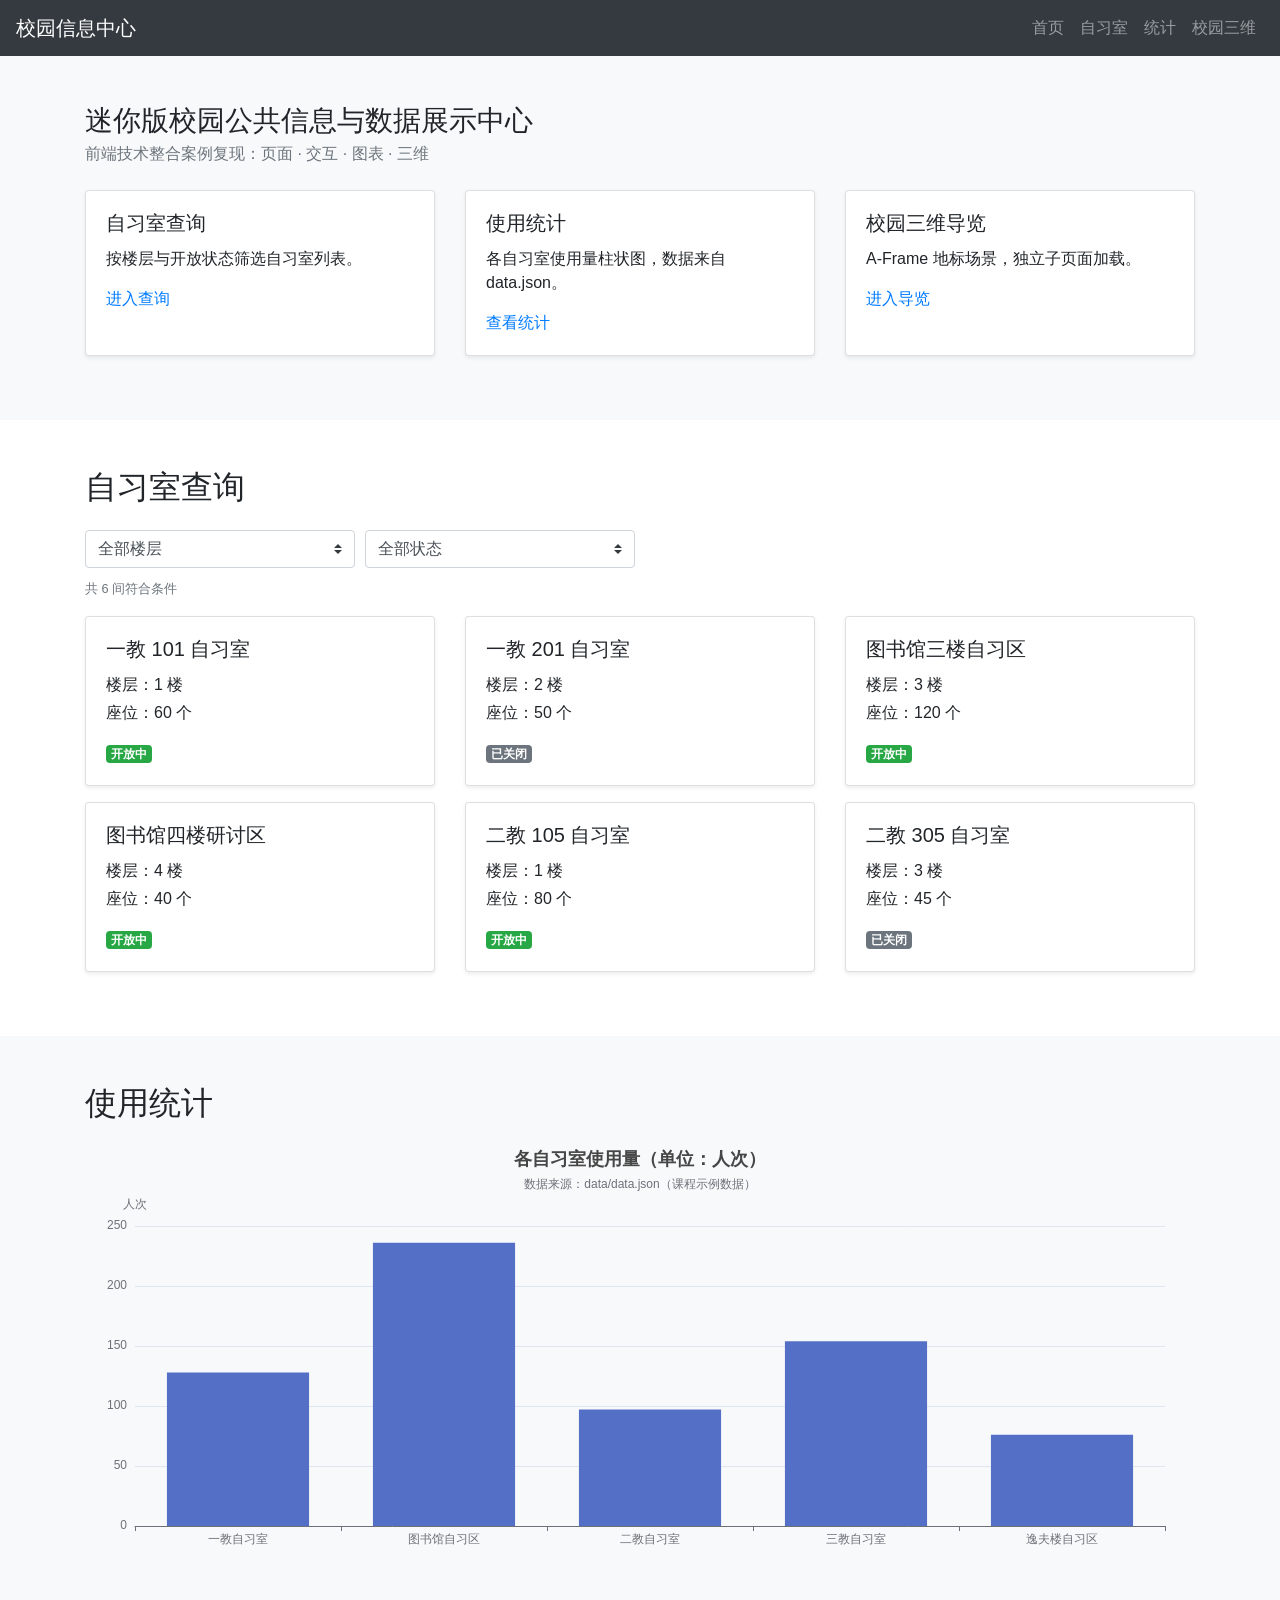
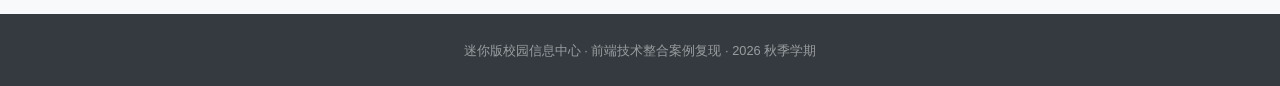
<file: 案例复现/index.html>
<!DOCTYPE html>
<html lang="zh-CN">
<head>
  <meta charset="UTF-8">
  <meta name="viewport" content="width=device-width, initial-scale=1.0">
  <title>迷你版校园信息中心</title>
  <link rel="stylesheet" href="https://cdn.bootcdn.net/ajax/libs/twitter-bootstrap/4.6.2/css/bootstrap.min.css">
  <link rel="stylesheet" href="css/style.css">
</head>
<body data-spy="scroll" data-target="#mainNav" data-offset="100">
  <nav id="mainNav" class="navbar navbar-expand-md navbar-dark bg-dark sticky-top">
    <a class="navbar-brand" href="#home">校园信息中心</a>
    <button class="navbar-toggler" type="button" data-toggle="collapse" data-target="#navMenu"
            aria-controls="navMenu" aria-expanded="false" aria-label="切换导航">
      <span class="navbar-toggler-icon"></span>
    </button>
    <div id="navMenu" class="collapse navbar-collapse">
      <ul class="navbar-nav ml-auto">
        <li class="nav-item"><a class="nav-link" href="#home">首页</a></li>
        <li class="nav-item"><a class="nav-link" href="#rooms">自习室</a></li>
        <li class="nav-item"><a class="nav-link" href="#stats">统计</a></li>
        <li class="nav-item"><a class="nav-link" href="three-d/scene.html">校园三维</a></li>
      </ul>
    </div>
  </nav>
  <main>
    <header id="home" class="py-5 bg-light">
      <div class="container">
        <h1 class="h3 mb-1">迷你版校园公共信息与数据展示中心</h1>
        <p class="text-muted mb-4">前端技术整合案例复现：页面 · 交互 · 图表 · 三维</p>
        <div class="row">
          <div class="col-12 col-md-4 mb-3">
            <div class="card h-100 shadow-sm">
              <div class="card-body">
                <h5 class="card-title">自习室查询</h5>
                <p class="card-text">按楼层与开放状态筛选自习室列表。</p>
                <a href="#rooms" class="card-link">进入查询</a>
              </div>
            </div>
          </div>
          <div class="col-12 col-md-4 mb-3">
            <div class="card h-100 shadow-sm">
              <div class="card-body">
                <h5 class="card-title">使用统计</h5>
                <p class="card-text">各自习室使用量柱状图，数据来自 data.json。</p>
                <a href="#stats" class="card-link">查看统计</a>
              </div>
            </div>
          </div>
          <div class="col-12 col-md-4 mb-3">
            <div class="card h-100 shadow-sm">
              <div class="card-body">
                <h5 class="card-title">校园三维导览</h5>
                <p class="card-text">A-Frame 地标场景，独立子页面加载。</p>
                <a href="three-d/scene.html" class="card-link">进入导览</a>
              </div>
            </div>
          </div>
        </div>
      </div>
    </header>
    <section id="rooms" class="py-5">
      <div class="container">
        <h2 class="mb-4">自习室查询</h2>
        <div class="form-row align-items-center mb-3">
          <div class="col-6 col-md-3 mb-2 mb-md-0">
            <label class="sr-only" for="floorFilter">按楼层筛选</label>
            <select id="floorFilter" class="custom-select">
              <option value="all">全部楼层</option>
              <option value="1">1 楼</option>
              <option value="2">2 楼</option>
              <option value="3">3 楼</option>
              <option value="4">4 楼</option>
            </select>
          </div>
          <div class="col-6 col-md-3">
            <label class="sr-only" for="openFilter">按开放状态筛选</label>
            <select id="openFilter" class="custom-select">
              <option value="all">全部状态</option>
              <option value="open">仅开放</option>
              <option value="closed">仅关闭</option>
            </select>
          </div>
          <div class="col-12 mt-2"><small class="text-muted" id="roomCount"></small></div>
        </div>
        <div id="roomList" class="row"></div>
      </div>
    </section>
    <section id="stats" class="py-5 bg-light">
      <div class="container">
        <h2 class="mb-4">使用统计</h2>
        <div id="statsLoading" class="text-center py-5">
          <div class="spinner-border text-primary" role="status"></div>
          <p class="mt-2 text-muted">统计数据加载中…</p>
        </div>
        <div id="statsError" class="alert alert-danger d-none" role="alert">
          统计数据加载失败：请确认通过本地服务器访问，且 data/data.json 存在。
          <button id="statsRetry" class="btn btn-sm btn-danger ml-2">重试</button>
        </div>
        <div id="statsEmpty" class="alert alert-warning d-none">暂无统计数据</div>
        <div id="statsChart" class="d-none" style="height: 420px;"></div>
      </div>
    </section>
  </main>
  <footer class="py-4 bg-dark text-white-50 text-center">
    <small>迷你版校园信息中心 · 前端技术整合案例复现 · 2026 秋季学期</small>
  </footer>
  <script src="libs/jquery-3.7.1.min.js"></script>
  <script src="libs/bootstrap.bundle.min.js"></script>
  <script src="libs/echarts.min.js"></script>
  <script src="js/app.js"></script>
</body>
</html>
</file>
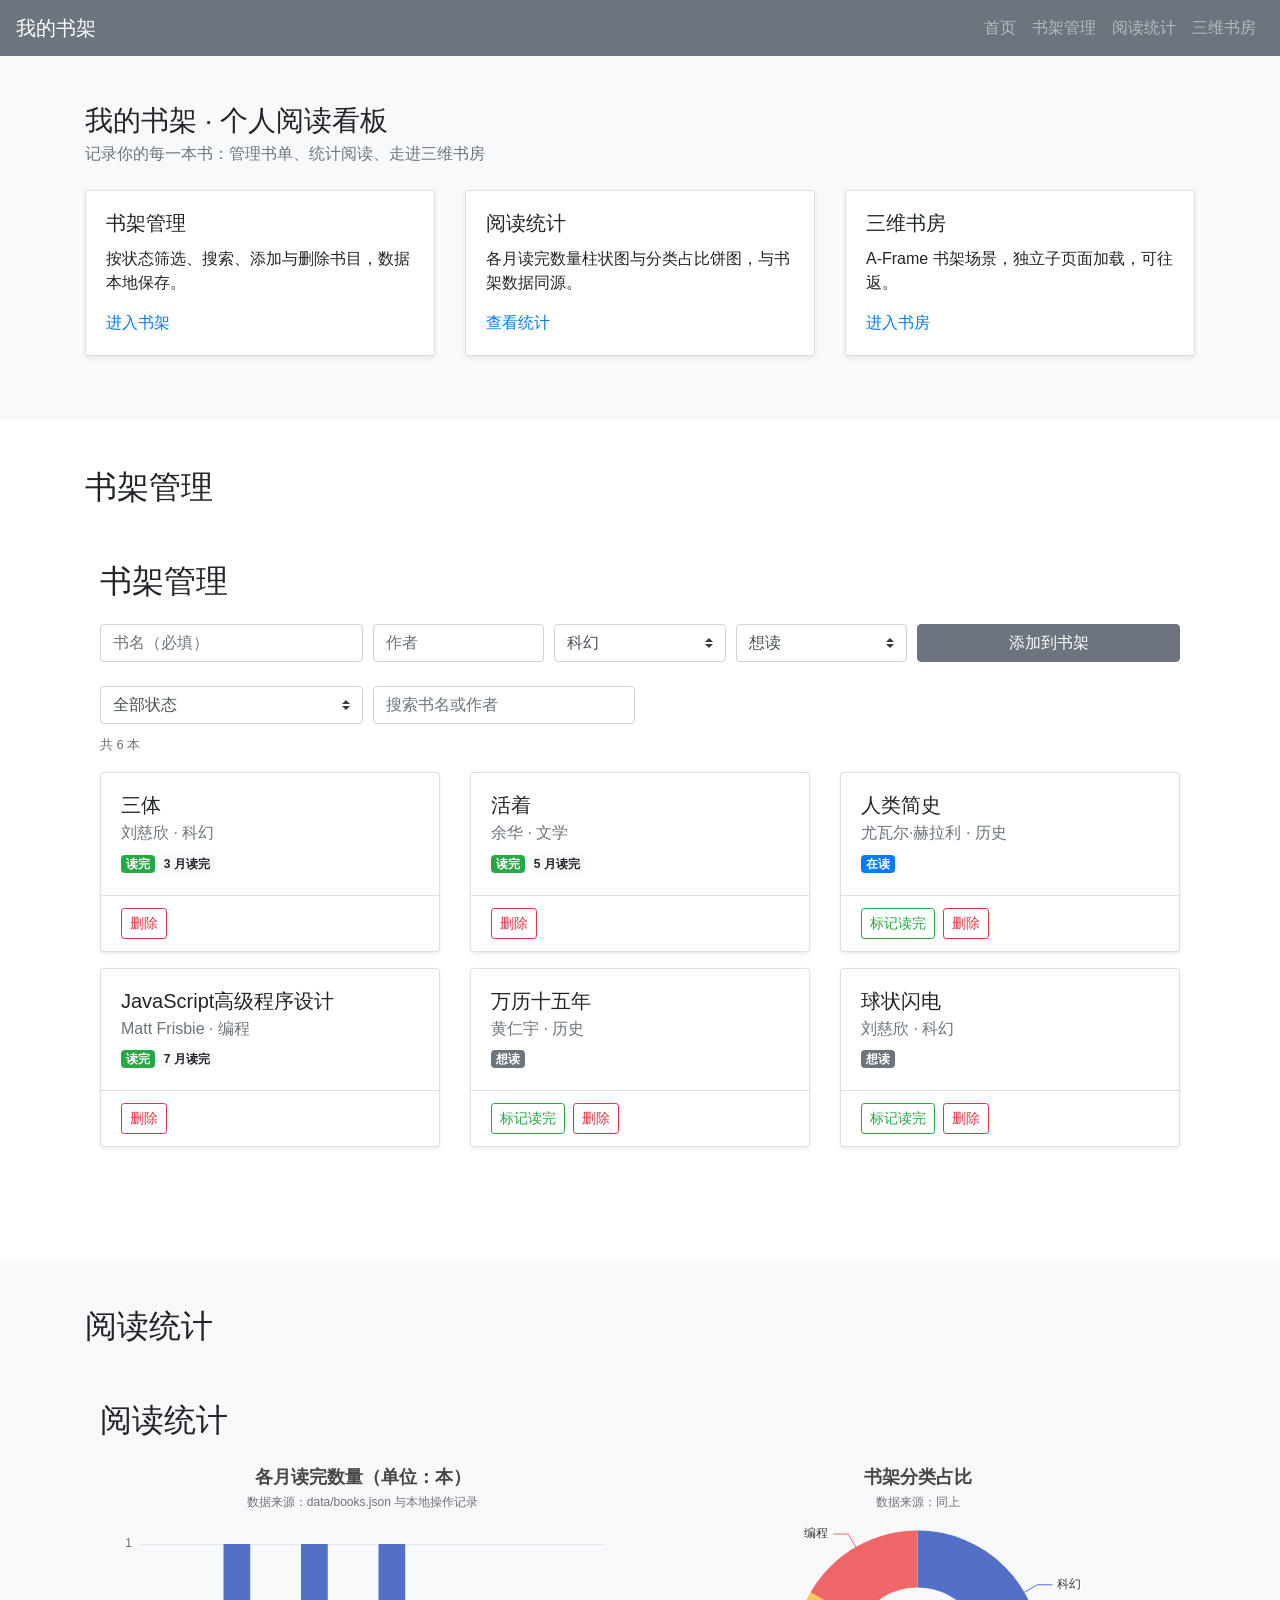
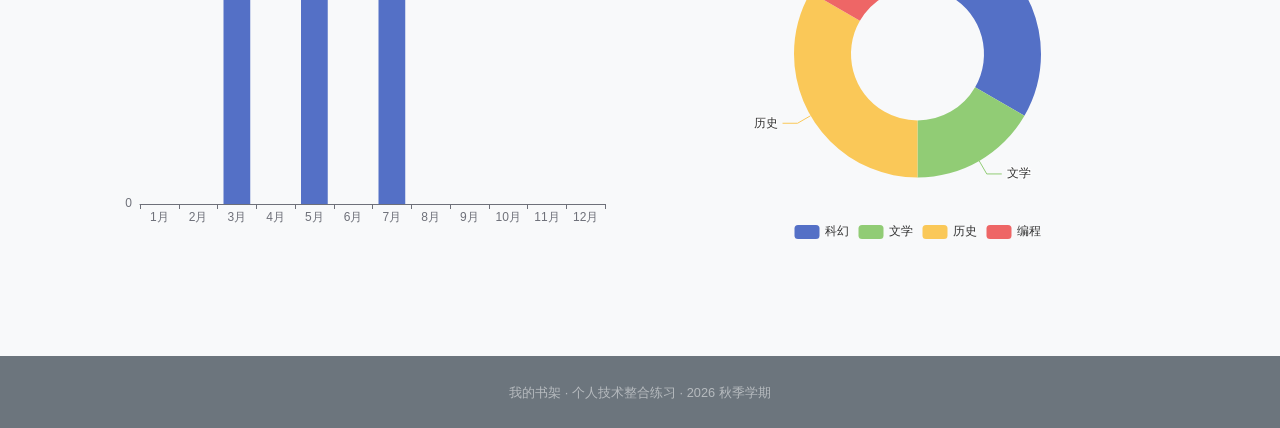
<file: 自主实践/index.html>
<!DOCTYPE html>
<html lang="zh-CN">
<head>
  <meta charset="UTF-8">
  <meta name="viewport" content="width=device-width, initial-scale=1.0">
  <title>我的书架 · 个人阅读看板</title>
  <link rel="stylesheet" href="https://cdn.bootcdn.net/ajax/libs/twitter-bootstrap/4.6.2/css/bootstrap.min.css">
  <link rel="stylesheet" href="css/style.css">
</head>
<body data-spy="scroll" data-target="#mainNav" data-offset="100">
  <nav id="mainNav" class="navbar navbar-expand-md navbar-dark bg-secondary sticky-top">
    <a class="navbar-brand" href="#home">我的书架</a>
    <button class="navbar-toggler" type="button" data-toggle="collapse" data-target="#navMenu"
            aria-controls="navMenu" aria-expanded="false" aria-label="切换导航">
      <span class="navbar-toggler-icon"></span>
    </button>
    <div id="navMenu" class="collapse navbar-collapse">
      <ul class="navbar-nav ml-auto">
        <li class="nav-item"><a class="nav-link" href="#home">首页</a></li>
        <li class="nav-item"><a class="nav-link" href="#shelf">书架管理</a></li>
        <li class="nav-item"><a class="nav-link" href="#stats">阅读统计</a></li>
        <li class="nav-item"><a class="nav-link" href="three-d/study.html">三维书房</a></li>
      </ul>
    </div>
  </nav>
  <main>
    <header id="home" class="py-5 bg-light">
      <div class="container">
        <h1 class="h3 mb-1">我的书架 · 个人阅读看板</h1>
        <p class="text-muted mb-4">记录你的每一本书：管理书单、统计阅读、走进三维书房</p>
        <div class="row">
          <div class="col-12 col-md-4 mb-3">
            <div class="card h-100 shadow-sm">
              <div class="card-body">
                <h5 class="card-title">书架管理</h5>
                <p class="card-text">按状态筛选、搜索、添加与删除书目，数据本地保存。</p>
                <a href="#shelf" class="card-link">进入书架</a>
              </div>
            </div>
          </div>
          <div class="col-12 col-md-4 mb-3">
            <div class="card h-100 shadow-sm">
              <div class="card-body">
                <h5 class="card-title">阅读统计</h5>
                <p class="card-text">各月读完数量柱状图与分类占比饼图，与书架数据同源。</p>
                <a href="#stats" class="card-link">查看统计</a>
              </div>
            </div>
          </div>
          <div class="col-12 col-md-4 mb-3">
            <div class="card h-100 shadow-sm">
              <div class="card-body">
                <h5 class="card-title">三维书房</h5>
                <p class="card-text">A-Frame 书架场景，独立子页面加载，可往返。</p>
                <a href="three-d/study.html" class="card-link">进入书房</a>
              </div>
            </div>
          </div>
        </div>
      </div>
    </header>
    <section id="shelf" class="py-5">
      <div class="container">
        <h2>书架管理</h2>
        <section id="shelf" class="py-5">
          <div class="container">
            <h2 class="mb-4">书架管理</h2>
            <div id="shelfLoading" class="text-center py-5">
              <div class="spinner-border text-secondary" role="status"></div>
              <p class="mt-2 text-muted">书目加载中…</p>
            </div>
            <div id="shelfError" class="alert alert-danger d-none" role="alert">
              书目加载失败：请确认通过本地服务器访问，且 data/books.json 存在。
              <button id="retryBtn" class="btn btn-sm btn-danger ml-2">重试</button>
            </div>
            <div id="shelfBody" class="d-none">
              <form id="addForm" class="form-row align-items-end mb-3">
                <div class="col-12 col-md-3 mb-2">
                  <label class="sr-only" for="bookTitle">书名</label>
                  <input id="bookTitle" class="form-control" placeholder="书名（必填）" maxlength="50">
                </div>
                <div class="col-6 col-md-2 mb-2">
                  <label class="sr-only" for="bookAuthor">作者</label>
                  <input id="bookAuthor" class="form-control" placeholder="作者" maxlength="30">
                </div>
                <div class="col-6 col-md-2 mb-2">
                  <label class="sr-only" for="bookCategory">分类</label>
                  <select id="bookCategory" class="custom-select">
                    <option>科幻</option><option>文学</option><option>历史</option>
                    <option>编程</option><option>其他</option>
                  </select>
                </div>
                <div class="col-6 col-md-2 mb-2">
                  <label class="sr-only" for="bookStatus">状态</label>
                  <select id="bookStatus" class="custom-select">
                    <option value="wish">想读</option>
                    <option value="reading">在读</option>
                    <option value="done">读完</option>
                  </select>
                </div>
                <div class="col-6 col-md-3 mb-2">
                  <button type="submit" class="btn btn-secondary btn-block">添加到书架</button>
                </div>
                <div class="col-12"><small id="formHint" class="text-danger"></small></div>
              </form>
              <div class="form-row align-items-center mb-3">
                <div class="col-6 col-md-3 mb-2 mb-md-0">
                  <label class="sr-only" for="statusFilter">按状态筛选</label>
                  <select id="statusFilter" class="custom-select">
                    <option value="all">全部状态</option>
                    <option value="wish">想读</option>
                    <option value="reading">在读</option>
                    <option value="done">读完</option>
                  </select>
                </div>
                <div class="col-6 col-md-3">
                  <label class="sr-only" for="searchInput">搜索</label>
                  <input id="searchInput" class="form-control" placeholder="搜索书名或作者">
                </div>
                <div class="col-12 mt-2"><small class="text-muted" id="bookCount"></small></div>
              </div>
              <div id="bookList" class="row"></div>
            </div>
          </div>
        </section>
      </div>
    </section>
    <section id="stats" class="py-5 bg-light">
      <div class="container">
        <h2>阅读统计</h2>
        <section id="stats" class="py-5 bg-light">
          <div class="container">
            <h2 class="mb-4">阅读统计</h2>
            <div class="row">
              <div class="col-12 col-lg-6 mb-3">
                <!-- 图表容器必须定高（防止高度为0图表不显示） -->
                <div id="chartMonth" style="height: 380px;"></div>
              </div>
              <div class="col-12 col-lg-6 mb-3">
                <div id="chartCategory" style="height: 380px;"></div>
              </div>
            </div>
          </div>
        </section>
      </div>
    </section>
  </main>
  <footer class="py-4 bg-secondary text-white-50 text-center">
    <small>我的书架 · 个人技术整合练习 · 2026 秋季学期</small>
  </footer>
  <script src="libs/jquery-3.7.1.min.js"></script>
  <script src="libs/bootstrap.bundle.min.js"></script>
  <script src="libs/echarts.min.js"></script>
  <script src="js/app.js"></script>
</body>
</html>
</file>
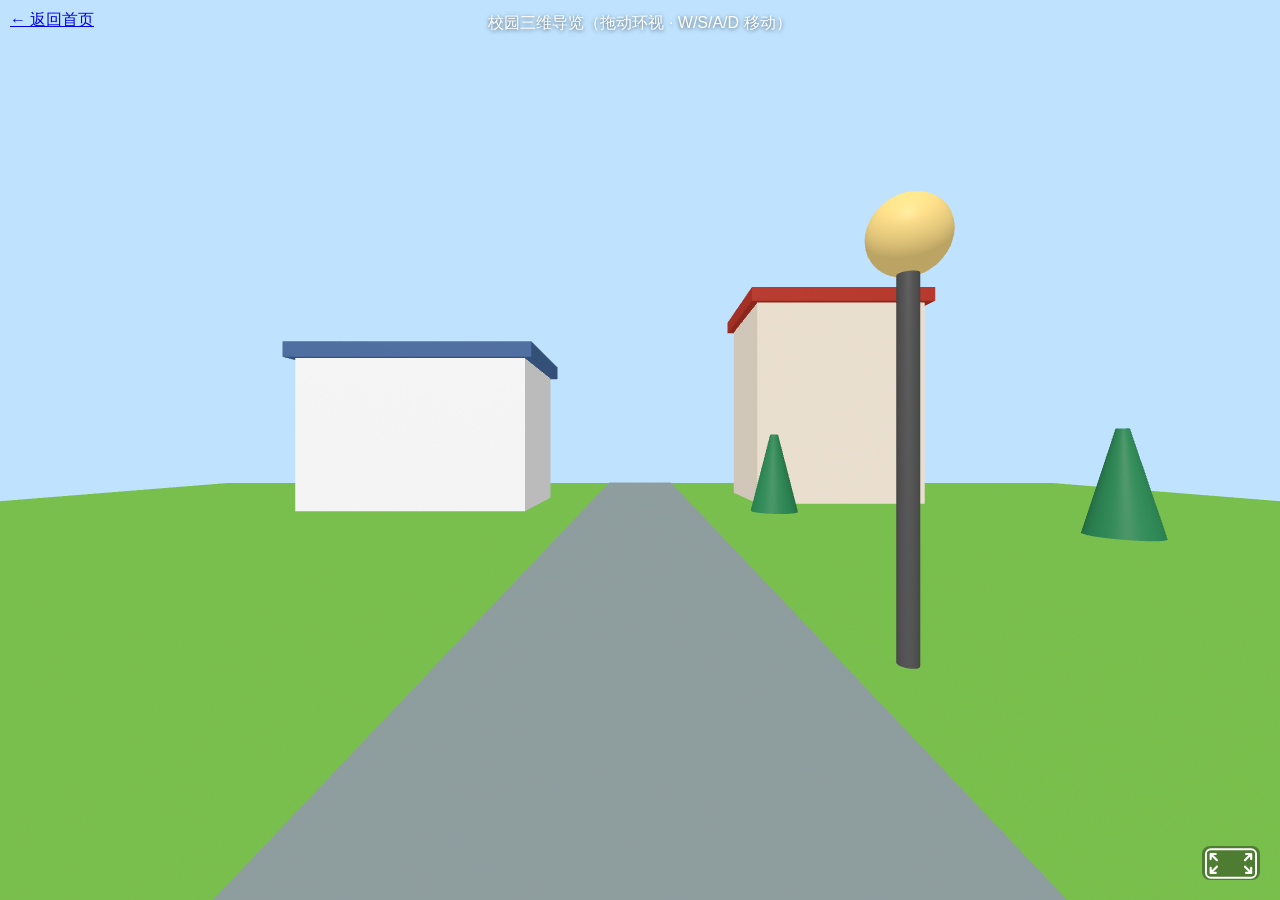
<file: 案例复现/three-d/scene.html>
<!DOCTYPE html>
<html lang="zh-CN">
<head>
  <meta charset="UTF-8">
  <meta name="viewport" content="width=device-width, initial-scale=1.0">
  <title>校园三维导览</title>
  <script src="libs/aframe.min.js"></script>
  <style>
    .hud-title { position: fixed; top: 12px; left: 50%; transform: translateX(-50%);
                 z-index: 9999; color: #fff; text-shadow: 0 1px 4px rgba(0,0,0,.6);
                 font: 500 16px/1.4 sans-serif; pointer-events: none; }
    .back-link { position: fixed; top: 10px; left: 10px; z-index: 9999; }
  </style>
</head>
<body>
  <div class="hud-title">校园三维导览（拖动环视 · W/S/A/D 移动）</div>
  <a class="back-link btn btn-light btn-sm" href="../index.html">← 返回首页</a>
  <a-scene>
    <a-sky color="#bfe3ff"></a-sky>
    <a-plane rotation="-90 0 0" width="40" height="40" color="#7ec850" shadow></a-plane>
    <a-plane rotation="-90 0 0" position="0 0.02 0" width="3" height="40" color="#95a5a6"></a-plane>
    <a-box position="-6 2 -10" width="6" height="4" depth="4" color="#ffffff" shadow></a-box>
    <a-box position="-6 4.2 -10" width="6.4" height="0.4" depth="4.4" color="#4a6fa5"></a-box>
    <a-box position="6 3 -12" width="5" height="6" depth="4" color="#f4e9d8" shadow></a-box>
    <a-box position="6 6.2 -12" width="5.4" height="0.4" depth="4.4" color="#c0392b"></a-box>
    <a-box position="0 4 10" width="4" height="8" depth="4" color="#d9d9d9" shadow></a-box>
    <a-cylinder position="2 1.5 2" radius="0.08" height="3" color="#555"></a-cylinder>
    <a-sphere position="2 3.2 2" radius="0.3" color="#ffe08a"></a-sphere>
    <a-cone position="9 1 -4" radius-bottom="0.6" radius-top="0.1" height="2" color="#2e8b57"></a-cone>
    <a-cone position="-9 1 2" radius-bottom="0.6" radius-top="0.1" height="2" color="#2e8b57"></a-cone>
    <a-cone position="3.5 1 -8" radius-bottom="0.6" radius-top="0.1" height="2" color="#2e8b57"></a-cone>
    <a-camera position="0 1.6 6" look-controls="pointerLockEnabled: false"
              wasd-controls="acceleration: 20"></a-camera>
  </a-scene>
</body>
</html>
</file>
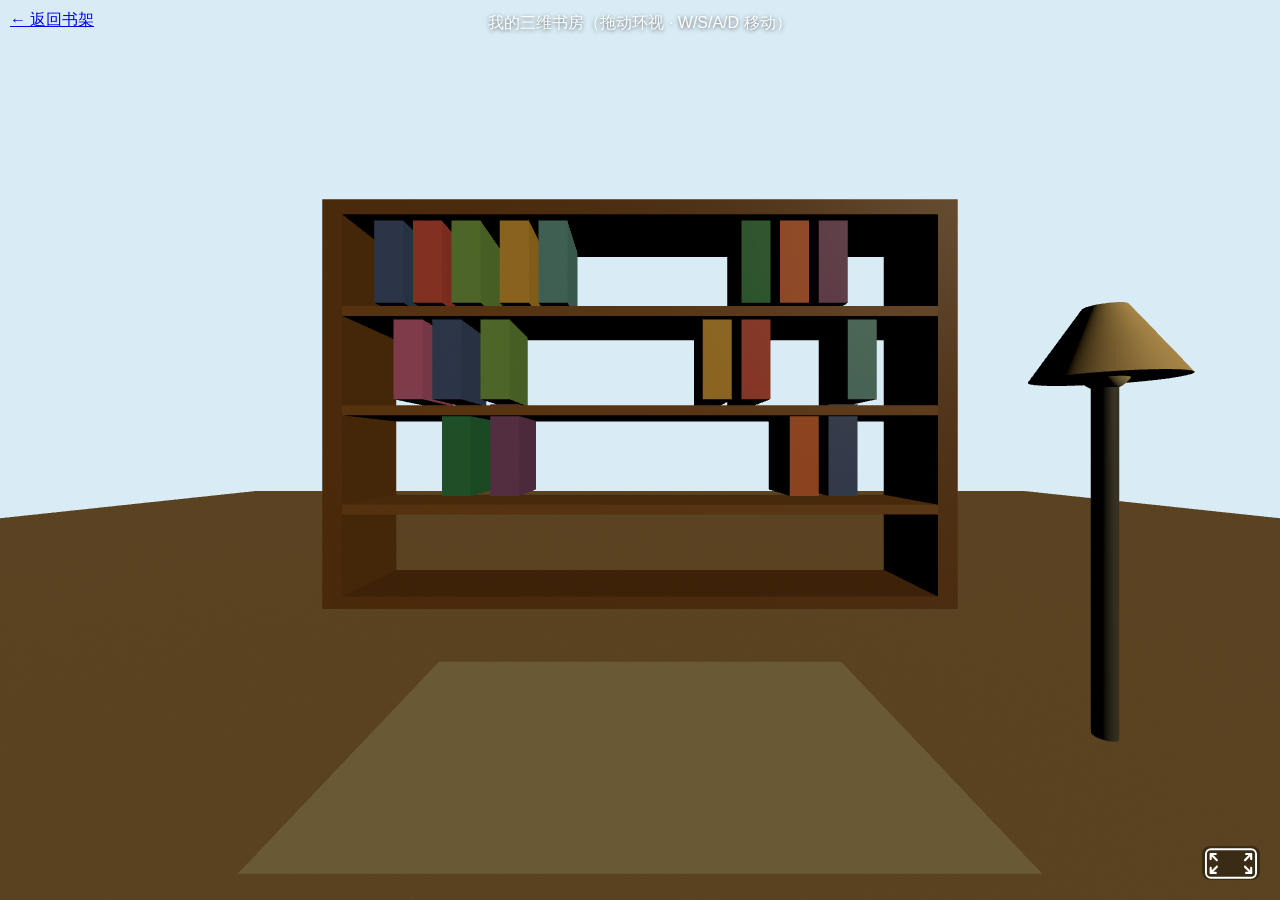
<file: 自主实践/three-d/study.html>
<!DOCTYPE html>
<html lang="zh-CN">
<head>
  <meta charset="UTF-8">
  <meta name="viewport" content="width=device-width, initial-scale=1.0">
  <title>三维书房</title>
  <script src="libs/aframe.min.js"></script>
  <style>
    .hud-title { position: fixed; top: 12px; left: 50%; transform: translateX(-50%);
                 z-index: 9999; color: #fff; text-shadow: 0 1px 4px rgba(0,0,0,.6);
                 font: 500 16px/1.4 sans-serif; pointer-events: none; }
    .back-link { position: fixed; top: 10px; left: 10px; z-index: 9999; }
  </style>
</head>
<body>
  <div class="hud-title">我的三维书房（拖动环视 · W/S/A/D 移动）</div>
  <a class="back-link btn btn-light btn-sm" href="../index.html">← 返回书架</a>
  <a-scene>
    <a-sky color="#d9ecf5"></a-sky>
    <a-plane rotation="-90 0 0" width="30" height="30" color="#c8a67a"></a-plane>

    <!-- 书架框架：两块立板 + 四层隔板 -->
    <a-box position="-3.1 2 0"  width="0.2" height="4" depth="1.2" color="#8b5a2b"></a-box>
    <a-box position="3.1 2 0"   width="0.2" height="4" depth="1.2" color="#8b5a2b"></a-box>
    <a-box position="0 4.05 0"  width="6.4" height="0.15" depth="1.2" color="#8b5a2b"></a-box>
    <a-box position="0 3 0"     width="6"   height="0.1"  depth="1.2" color="#a06a35"></a-box>
    <a-box position="0 2 0"     width="6"   height="0.1"  depth="1.2" color="#a06a35"></a-box>
    <a-box position="0 1 0"     width="6"   height="0.1"  depth="1.2" color="#a06a35"></a-box>
    <a-box position="0 0.05 0"  width="6.4" height="0.15" depth="1.2" color="#8b5a2b"></a-box>

    <!-- 第一层书 -->
    <a-box position="-2.6 3.55 0" width="0.3" height="0.85" depth="0.9" color="#5470c6"></a-box>
    <a-box position="-2.2 3.55 0" width="0.3" height="0.85" depth="0.9" color="#ee6666"></a-box>
    <a-box position="-1.8 3.55 0" width="0.3" height="0.85" depth="0.9" color="#91cc75"></a-box>
    <a-box position="-1.3 3.6 0"  width="0.3" height="0.95" depth="0.9" color="#fac858"></a-box>
    <a-box position="-0.9 3.55 0" width="0.3" height="0.85" depth="0.9" color="#73c0de"></a-box>
    <a-box position="1.2 3.55 0"  width="0.3" height="0.85" depth="0.9" color="#3ba272"></a-box>
    <a-box position="1.6 3.6 0"   width="0.3" height="0.95" depth="0.9" color="#fc8452"></a-box>
    <a-box position="2.0 3.55 0"  width="0.3" height="0.85" depth="0.9" color="#9a60b4"></a-box>

    <!-- 第二层书 -->
    <a-box position="-2.4 2.55 0" width="0.3" height="0.85" depth="0.9" color="#ea7ccc"></a-box>
    <a-box position="-2.0 2.6 0"  width="0.3" height="0.95" depth="0.9" color="#5470c6"></a-box>
    <a-box position="-1.5 2.55 0" width="0.3" height="0.85" depth="0.9" color="#91cc75"></a-box>
    <a-box position="0.8 2.6 0"   width="0.3" height="0.95" depth="0.9" color="#fac858"></a-box>
    <a-box position="1.2 2.55 0"  width="0.3" height="0.85" depth="0.9" color="#ee6666"></a-box>
    <a-box position="2.3 2.55 0"  width="0.3" height="0.85" depth="0.9" color="#73c0de"></a-box>

    <!-- 第三层书 -->
    <a-box position="-1.9 1.55 0" width="0.3" height="0.85" depth="0.9" color="#3ba272"></a-box>
    <a-box position="-1.4 1.6 0"  width="0.3" height="0.95" depth="0.9" color="#9a60b4"></a-box>
    <a-box position="1.7 1.55 0"  width="0.3" height="0.85" depth="0.9" color="#fc8452"></a-box>
    <a-box position="2.1 1.6 0"   width="0.3" height="0.95" depth="0.9" color="#5470c6"></a-box>

    <!-- 阅读角：地毯 + 落地灯 -->
    <a-plane rotation="-90 0 0" position="0 0.02 3" width="3" height="2" color="#e8d9b5"></a-plane>
    <a-cylinder position="2.6 1 3" radius="0.06" height="2" color="#555"></a-cylinder>
    <a-cone position="2.6 2.2 3" radius-bottom="0.35" radius-top="0.1" height="0.4" color="#ffdfa0"></a-cone>
    <a-sphere position="2.6 2.05 3" radius="0.12" color="#fff3c4" light="color: #ffe9b0; intensity: 1.2"></a-sphere>

    <a-camera position="0 1.6 6" look-controls="pointerLockEnabled: false"
              wasd-controls="acceleration: 20"></a-camera>
  </a-scene>
</body>
</html>
</file>
<file: 案例复现/css/style.css>
html { scroll-behavior: smooth; }
section, header { scroll-margin-top: 70px; }
.card:hover { transform: translateY(-2px); transition: transform .2s; }
</file>
<file: 自主实践/css/style.css>
html { scroll-behavior: smooth; }
section, header { scroll-margin-top: 70px; }
.card:hover { transform: translateY(-2px); transition: transform .2s; }
</file>
